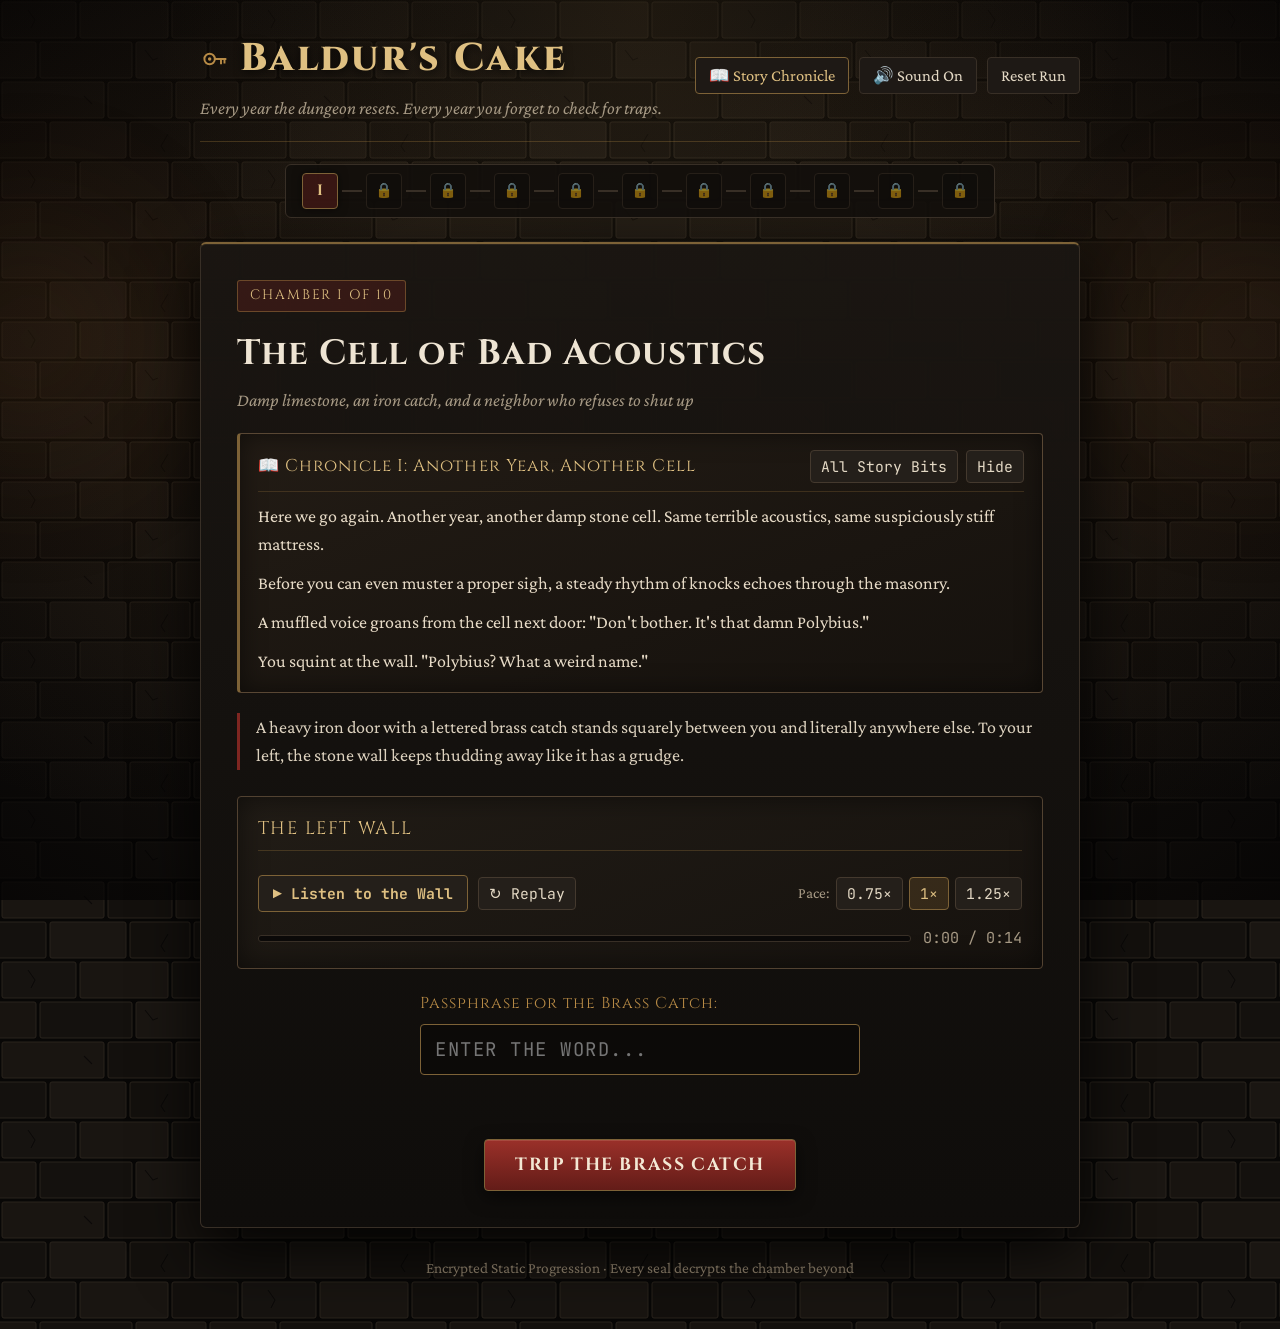
<file: index.html>
<!DOCTYPE html>
<html lang="en">
<head>
  <meta charset="UTF-8" />
  <meta name="viewport" content="width=device-width, initial-scale=1.0" />
  <title>Baldur's Cake — Interactive Dungeon Puzzle</title>
  <link rel="preconnect" href="https://fonts.googleapis.com" />
  <link rel="preconnect" href="https://fonts.gstatic.com" crossorigin />
  <link
    href="https://fonts.googleapis.com/css2?family=Cinzel:wght@500;700;800&family=Crimson+Pro:ital,wght@0,400;0,600;1,400&family=JetBrains+Mono:wght@500;700&display=swap"
    rel="stylesheet"
  />
  <link rel="stylesheet" href="css/style.css" />
</head>
<body>
  <div class="torch-glow torch-left" aria-hidden="true"></div>
  <div class="torch-glow torch-right" aria-hidden="true"></div>

  <div class="dungeon-shell">
    <header class="dungeon-header">
      <div class="brand-block">
        <div class="crest-row">
          <svg class="crest-svg" viewBox="0 0 32 32" aria-hidden="true">
            <circle cx="11" cy="16" r="6" fill="none" stroke="currentColor" stroke-width="2.2" />
            <circle cx="11" cy="16" r="2" fill="currentColor" />
            <path d="M17 16 H29 M24 16 V21 M28 16 V20" fill="none" stroke="currentColor" stroke-width="2.2" stroke-linecap="square" />
          </svg>
          <h1 id="dungeon-title">Baldur's Cake</h1>
        </div>
        <p id="dungeon-subtitle" class="dungeon-subtitle">
          Every year the dungeon resets. Every year you forget to check for traps.
        </p>
      </div>

      <div class="header-controls">
        <button id="btn-chronicle" type="button" class="utility-btn chronicle-btn" aria-expanded="false">
          📖 Story Chronicle
        </button>
        <button id="btn-audio" type="button" class="utility-btn" aria-pressed="true">
          🔊 Sound On
        </button>
        <button id="btn-reset" type="button" class="utility-btn danger-btn">
          Reset Run
        </button>
      </div>
    </header>

    <nav class="trail-bar" aria-label="Dungeon Chambers">
      <div id="chamber-trail" class="chamber-trail"></div>
    </nav>

    <div id="crypto-warning" class="crypto-warning" hidden>
      <strong>Secure Context Required:</strong> Web Crypto API is unavailable on this URL.
      Open this page via <code>https://</code> (GitHub Pages) or <code>http://localhost</code>.
    </div>

    <main id="chamber-stage" class="chamber-stage" aria-live="polite">
      <div class="chamber-card">
        <p class="loading-text">Lighting the torches...</p>
      </div>
    </main>

    <footer class="dungeon-footer">
      <span>Encrypted Static Progression · Every seal decrypts the chamber beyond</span>
    </footer>
  </div>

  <div id="chronicle-backdrop" class="chronicle-backdrop" hidden>
    <aside class="chronicle-drawer" role="dialog" aria-modal="true" aria-labelledby="chronicle-heading">
      <div class="chronicle-header">
        <div>
          <h2 id="chronicle-heading">📖 The Dungeon Chronicle</h2>
          <p class="chronicle-sub">Unlocked story fragments — inspect carefully for hidden clues.</p>
        </div>
        <button id="btn-close-chronicle" type="button" class="utility-btn" aria-label="Close Story Chronicle">
          ✕ Close
        </button>
      </div>
      <div id="chronicle-entries" class="chronicle-entries"></div>
    </aside>
  </div>

  <script src="data/rooms.js"></script>
  <script src="js/crypto.js"></script>
  <script src="js/audio.js"></script>
  <script src="js/puzzles.js"></script>
  <script src="js/game.js"></script>
</body>
</html>
</file>
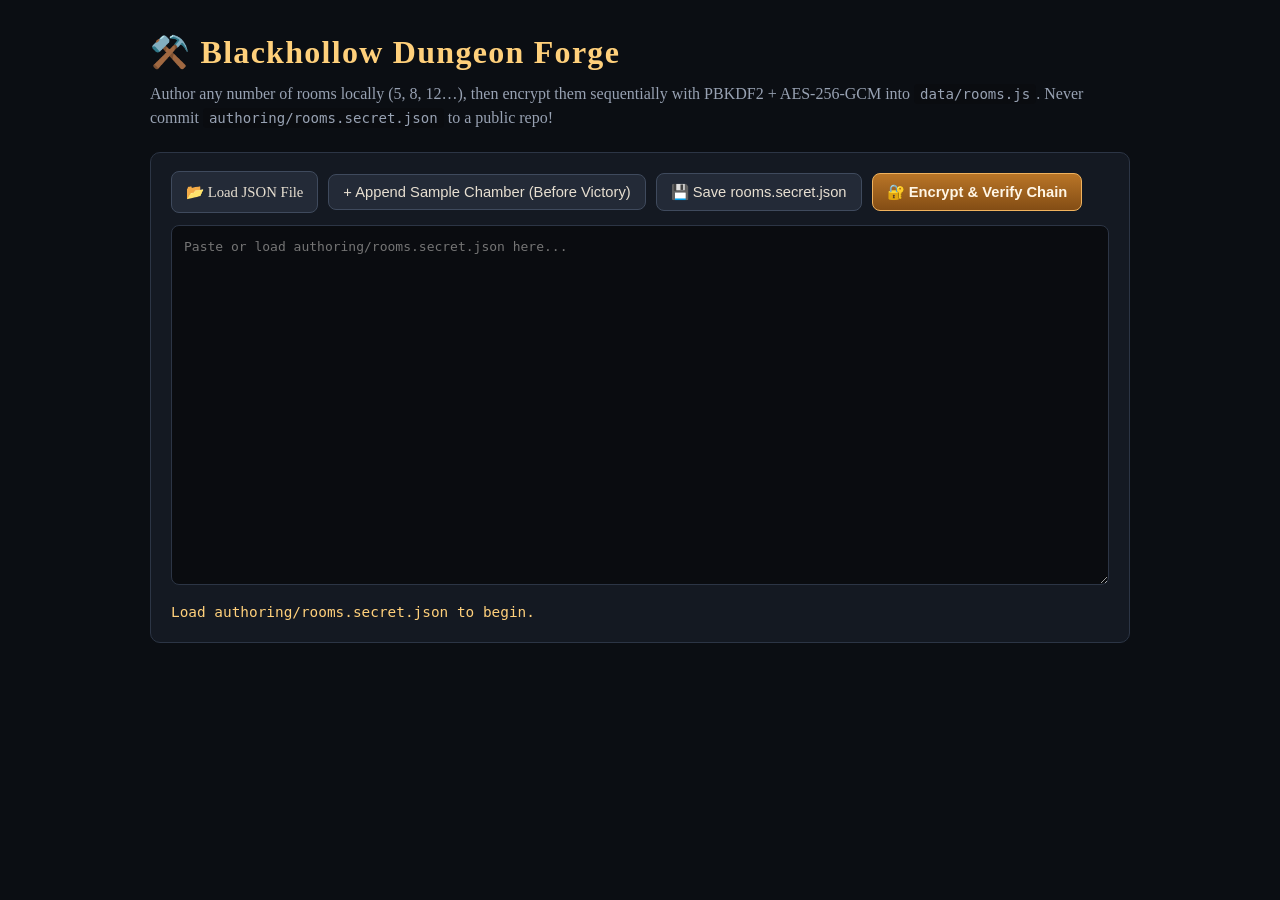
<file: tools/forge.html>
<!DOCTYPE html>
<html lang="en">
<head>
  <meta charset="UTF-8" />
  <meta name="viewport" content="width=device-width, initial-scale=1.0" />
  <title>Dungeon Forge — Encrypt Rooms for GitHub Pages</title>
  <style>
    :root {
      --bg: #0b0e13;
      --panel: #141922;
      --border: #2c3545;
      --text: #e7dfd1;
      --muted: #98a2b3;
      --amber: #e89b3c;
      --ok: #5bc489;
      --err: #d95d5d;
    }
    * { box-sizing: border-box; }
    body {
      margin: 0;
      padding: 28px 20px 60px;
      background: var(--bg);
      color: var(--text);
      font-family: Georgia, serif;
      line-height: 1.5;
    }
    .wrap {
      max-width: 980px;
      margin: 0 auto;
    }
    h1 {
      margin: 0 0 6px;
      color: #ffd07b;
      letter-spacing: 0.04em;
    }
    p.lead {
      margin: 0 0 22px;
      color: var(--muted);
    }
    .card {
      background: var(--panel);
      border: 1px solid var(--border);
      border-radius: 10px;
      padding: 18px 20px;
      margin-bottom: 18px;
    }
    .toolbar {
      display: flex;
      flex-wrap: wrap;
      gap: 10px;
      align-items: center;
      margin-bottom: 12px;
    }
    button, .file-label {
      background: #232a37;
      color: var(--text);
      border: 1px solid #3f4a5d;
      border-radius: 8px;
      padding: 9px 14px;
      font-size: 0.92rem;
      cursor: pointer;
    }
    button:hover, .file-label:hover {
      border-color: var(--amber);
    }
    button.primary {
      background: linear-gradient(180deg, #b97527, #834d15);
      border-color: #f0b25d;
      color: #fff6e6;
      font-weight: 700;
    }
    input[type="file"] { display: none; }
    textarea {
      width: 100%;
      min-height: 360px;
      background: #0a0c10;
      color: #d7e4f5;
      border: 1px solid var(--border);
      border-radius: 8px;
      padding: 12px;
      font-family: Consolas, monospace;
      font-size: 13px;
      line-height: 1.45;
      resize: vertical;
    }
    .status {
      margin-top: 10px;
      font-family: Consolas, monospace;
      font-size: 0.9rem;
    }
    .status.ok { color: var(--ok); }
    .status.err { color: var(--err); }
    .status.info { color: #ffd07b; }
    code {
      background: #0a0c10;
      padding: 2px 6px;
      border-radius: 4px;
      font-family: Consolas, monospace;
      font-size: 0.88em;
    }
  </style>
</head>
<body>
  <div class="wrap">
    <h1>⚒️ Blackhollow Dungeon Forge</h1>
    <p class="lead">
      Author any number of rooms locally (5, 8, 12…), then encrypt them sequentially with PBKDF2 + AES-256-GCM
      into <code>data/rooms.js</code>. Never commit <code>authoring/rooms.secret.json</code> to a public repo!
    </p>

    <div class="card">
      <div class="toolbar">
        <label class="file-label">
          📂 Load JSON File
          <input id="file-input" type="file" accept=".json" />
        </label>
        <button id="btn-add-room" type="button">+ Append Sample Chamber (Before Victory)</button>
        <button id="btn-download-secret" type="button">💾 Save rooms.secret.json</button>
        <button id="btn-encrypt" type="button" class="primary">🔐 Encrypt &amp; Verify Chain</button>
      </div>
      <textarea id="json-editor" spellcheck="false" placeholder="Paste or load authoring/rooms.secret.json here..."></textarea>
      <div id="forge-status" class="status info">Load authoring/rooms.secret.json to begin.</div>
    </div>

    <div class="card" id="output-card" hidden>
      <div class="toolbar">
        <strong>Generated <code>data/rooms.js</code></strong>
        <button id="btn-download-js" type="button" class="primary">⬇️ Download data/rooms.js</button>
        <button id="btn-copy-js" type="button">📋 Copy Output</button>
      </div>
      <textarea id="js-output" readonly spellcheck="false"></textarea>
    </div>
  </div>

  <script src="../js/crypto.js"></script>
  <script>
    (function () {
      'use strict';

      const fileInput = document.getElementById('file-input');
      const editor = document.getElementById('json-editor');
      const statusEl = document.getElementById('forge-status');
      const outputCard = document.getElementById('output-card');
      const jsOutput = document.getElementById('js-output');

      const btnAddRoom = document.getElementById('btn-add-room');
      const btnDownloadSecret = document.getElementById('btn-download-secret');
      const btnEncrypt = document.getElementById('btn-encrypt');
      const btnDownloadJs = document.getElementById('btn-download-js');
      const btnCopyJs = document.getElementById('btn-copy-js');

      function setStatus(msg, cls) {
        statusEl.textContent = msg;
        statusEl.className = 'status ' + (cls || 'info');
      }

      function toRoman(num) {
        const map = [
          [1000, 'M'], [900, 'CM'], [500, 'D'], [400, 'CD'],
          [100, 'C'], [90, 'XC'], [50, 'L'], [40, 'XL'],
          [10, 'X'], [9, 'IX'], [5, 'V'], [4, 'IV'], [1, 'I']
        ];
        let res = '';
        let n = num;
        for (const [val, sym] of map) {
          while (n >= val) { res += sym; n -= val; }
        }
        return res;
      }

      fileInput.addEventListener('change', async (e) => {
        const file = e.target.files && e.target.files[0];
        if (!file) return;
        const text = await file.text();
        editor.value = text;
        setStatus(`Loaded ${file.name}. Ready to edit or encrypt.`, 'ok');
      });

      btnAddRoom.addEventListener('click', () => {
        try {
          const data = JSON.parse(editor.value);
          if (!Array.isArray(data.rooms)) throw new Error('rooms must be an array');
          const victoryIdx = data.rooms.findIndex((r) => r.isVictory);
          const insertIdx = victoryIdx >= 0 ? victoryIdx : data.rooms.length;
          const num = insertIdx + 1;
          const sample = {
            id: `chamber-${num}`,
            roman: toRoman(num),
            title: `Chamber ${toRoman(num)}: The Hidden Mechanism`,
            subtitle: 'A newly forged vault',
            lore: ['Describe the atmosphere and clues discovered in this chamber.'],
            actionLabel: 'Test the Seal',
            failMessage: 'The ancient lock does not budge.',
            puzzle: {
              type: 'text-seal',
              inscriptionTitle: 'Carved Inscription',
              inscription: 'Replace this riddle with your own puzzle clues.',
              prompt: 'Enter the Passphrase:',
              inputPlaceholder: 'Answer...'
            },
            hints: ['First hint.', 'Second hint.'],
            solution: 'OPEN'
          };
          data.rooms.splice(insertIdx, 0, sample);
          editor.value = JSON.stringify(data, null, 2);
          setStatus(`Inserted Chamber ${toRoman(num)} before Victory.`, 'ok');
        } catch (err) {
          setStatus('Invalid JSON in editor: ' + err.message, 'err');
        }
      });

      function triggerDownload(filename, content, mime) {
        const blob = new Blob([content], { type: mime });
        const url = URL.createObjectURL(blob);
        const a = document.createElement('a');
        a.href = url;
        a.download = filename;
        document.body.appendChild(a);
        a.click();
        a.remove();
        URL.revokeObjectURL(url);
      }

      btnDownloadSecret.addEventListener('click', () => {
        triggerDownload('rooms.secret.json', editor.value, 'application/json');
      });

      btnEncrypt.addEventListener('click', async () => {
        try {
          const source = JSON.parse(editor.value);
          if (!source || !Array.isArray(source.rooms) || source.rooms.length < 2) {
            throw new Error('Provide at least 1 puzzle chamber and 1 victory chamber.');
          }

          setStatus('Deriving keys and encrypting chambers...', 'info');
          const outRooms = [];

          // Room 0 is public entry (strip solution!)
          const firstCopy = JSON.parse(JSON.stringify(source.rooms[0]));
          const firstSolution = firstCopy.solution;
          if (!firstSolution) throw new Error('Room 1 is missing a "solution" field.');
          delete firstCopy.solution;
          outRooms.push(firstCopy);

          let prevSolution = firstSolution;
          for (let i = 1; i < source.rooms.length; i++) {
            const roomCopy = JSON.parse(JSON.stringify(source.rooms[i]));
            const nextSolution = roomCopy.solution;
            const isLast = i === source.rooms.length - 1;
            if (!isLast && !nextSolution) {
              throw new Error(`Room ${i + 1} (${roomCopy.id}) is missing a "solution" field.`);
            }
            delete roomCopy.solution;

            const encrypted = await window.DungeonCrypto.encryptPayload(roomCopy, prevSolution);
            // Round-trip sanity check
            const verified = await window.DungeonCrypto.decryptPayload(encrypted, prevSolution);
            if (!verified || verified.id !== roomCopy.id) {
              throw new Error(`Verification failed for room ${i + 1}`);
            }

            outRooms.push({
              id: roomCopy.id,
              roman: roomCopy.roman || String(i + 1),
              salt: encrypted.salt,
              iv: encrypted.iv,
              ciphertext: encrypted.ciphertext,
            });

            prevSolution = nextSolution;
          }

          const bundle = {
            meta: source.meta || { title: 'Blackhollow Keep', subtitle: '' },
            rooms: outRooms,
          };

          const jsString =
            '// Auto-generated by tools/forge.html — Encrypted with PBKDF2-SHA256 + AES-256-GCM\n' +
            'window.DUNGEON_ROOMS = ' +
            JSON.stringify(bundle, null, 2) +
            ';\n';

          jsOutput.value = jsString;
          outputCard.hidden = false;
          setStatus(
            `Success! Encrypted ${outRooms.length - 1} locked stages and verified every decryption key.`,
            'ok'
          );
        } catch (err) {
          setStatus('Encryption failed: ' + err.message, 'err');
        }
      });

      btnDownloadJs.addEventListener('click', () => {
        triggerDownload('rooms.js', jsOutput.value, 'application/javascript');
      });

      btnCopyJs.addEventListener('click', async () => {
        try {
          await navigator.clipboard.writeText(jsOutput.value);
          setStatus('Copied data/rooms.js content to clipboard.', 'ok');
        } catch (_e) {
          jsOutput.select();
          document.execCommand('copy');
          setStatus('Copied data/rooms.js content to clipboard.', 'ok');
        }
      });
    })();
  </script>
</body>
</html>
</file>
<file: css/style.css>
/* ==========================================================================
   Blackhollow Keep — Atmospheric Dungeon Stylesheet
   ========================================================================== */

:root {
  --bg-abyss: #090807;
  --bg-stone: #15120f;
  --bg-stone-raised: #1e1915;
  --bg-stone-deep: #0f0d0b;
  --border-stone: #382f26;
  --border-brass: #7d6237;

  --text-main: #e3d8c4;
  --text-primary: #e3d8c4;
  --text-muted: #a69984;
  --text-dim: #736857;

  --torch-amber: #b88b46;
  --torch-bright: #dfc082;
  --dnd-crimson: #7f2621;
  --dnd-crimson-hi: #9a3029;
  --rune-cyan: #a8b5a6;
  --rune-glow: rgba(184, 139, 70, 0.25);
  --emerald-ok: #648f6b;
  --crimson-err: #b84a42;

  --parchment-bg: linear-gradient(160deg, #211c16 0%, #16120e 100%);
  --parchment-border: #524231;

  --font-display: 'Cinzel', Georgia, 'Times New Roman', serif;
  --font-body: 'Crimson Pro', Georgia, Cambria, serif;
  --font-mono: 'JetBrains Mono', Consolas, monospace;

  --radius-card: 6px;
  --shadow-chamber: 0 24px 64px rgba(0, 0, 0, 0.82), inset 0 1px 0 rgba(223, 192, 130, 0.08);
}

*,
*::before,
*::after {
  box-sizing: border-box;
}

html,
body {
  margin: 0;
  padding: 0;
  min-height: 100%;
  background-color: var(--bg-abyss);
  color: var(--text-main);
  font-family: var(--font-body);
  font-size: 18px;
  line-height: 1.6;
  overflow-x: hidden;
}

body {
  background-color: #080706;
  background-image:
    radial-gradient(ellipse at 50% 0%, rgba(184, 139, 70, 0.1) 0%, transparent 54%),
    radial-gradient(circle at 12% 38%, rgba(168, 108, 44, 0.08) 0%, transparent 38%),
    radial-gradient(circle at 88% 38%, rgba(168, 108, 44, 0.08) 0%, transparent 38%),
    radial-gradient(ellipse at 50% 50%, transparent 42%, rgba(4, 3, 3, 0.8) 100%),
    url("data:image/svg+xml,%3Csvg xmlns='http://www.w3.org/2000/svg' width='240' height='160' viewBox='0 0 240 160'%3E%3Crect width='240' height='160' fill='%23080706'/%3E%3Cg stroke='%2328221b' stroke-width='1'%3E%3Crect x='2' y='2' width='74' height='36' rx='2' fill='%23161310'/%3E%3Crect x='80' y='2' width='88' height='36' rx='2' fill='%23191511'/%3E%3Crect x='172' y='2' width='66' height='36' rx='2' fill='%2313100d'/%3E%3Crect x='-30' y='42' width='66' height='36' rx='2' fill='%23181410'/%3E%3Crect x='40' y='42' width='92' height='36' rx='2' fill='%2314110e'/%3E%3Crect x='136' y='42' width='70' height='36' rx='2' fill='%231a1612'/%3E%3Crect x='210' y='42' width='66' height='36' rx='2' fill='%23181410'/%3E%3Crect x='2' y='82' width='102' height='36' rx='2' fill='%23191511'/%3E%3Crect x='108' y='82' width='64' height='36' rx='2' fill='%2313100d'/%3E%3Crect x='176' y='82' width='62' height='36' rx='2' fill='%2317130f'/%3E%3Crect x='-46' y='122' width='92' height='36' rx='2' fill='%2314110e'/%3E%3Crect x='50' y='122' width='76' height='36' rx='2' fill='%231a1612'/%3E%3Crect x='130' y='122' width='60' height='36' rx='2' fill='%2313100d'/%3E%3Crect x='194' y='122' width='92' height='36' rx='2' fill='%2314110e'/%3E%3C/g%3E%3Cg stroke='%23050403' stroke-width='1.2' fill='none' opacity='0.7'%3E%3Cpath d='M28 10 L35 20 L31 28'/%3E%3Cpath d='M145 50 L153 60 L158 58'/%3E%3Cpath d='M84 96 L92 104'/%3E%3Cpath d='M168 134 L161 146 L165 152'/%3E%3C/g%3E%3C/svg%3E");
  background-size: auto, auto, auto, auto, 240px 160px;
  background-attachment: fixed, fixed, fixed, fixed, scroll;
}

/* Ambient Torchlight */
.torch-glow {
  position: fixed;
  top: 12%;
  width: 340px;
  height: 460px;
  pointer-events: none;
  z-index: 0;
  filter: blur(48px);
  opacity: 0.34;
  animation: torchFlicker 6.4s ease-in-out infinite alternate;
}

.torch-left {
  left: -140px;
  background: radial-gradient(circle, rgba(184, 124, 48, 0.28), rgba(122, 46, 22, 0.1) 55%, transparent 75%);
}

.torch-right {
  right: -140px;
  background: radial-gradient(circle, rgba(184, 124, 48, 0.28), rgba(122, 46, 22, 0.1) 55%, transparent 75%);
  animation-delay: -2.8s;
}

@keyframes torchFlicker {
  0% { transform: scale(1) translateY(0); opacity: 0.42; }
  35% { transform: scale(1.06) translateY(-6px); opacity: 0.56; }
  70% { transform: scale(0.97) translateY(3px); opacity: 0.39; }
  100% { transform: scale(1.04) translateY(-3px); opacity: 0.52; }
}

/* Main Shell */
.dungeon-shell {
  position: relative;
  z-index: 1;
  max-width: 920px;
  margin: 0 auto;
  padding: 28px 20px 48px;
}

/* Header */
.dungeon-header {
  display: flex;
  flex-wrap: wrap;
  justify-content: space-between;
  align-items: center;
  gap: 16px;
  padding-bottom: 18px;
  border-bottom: 1px solid rgba(184, 139, 70, 0.28);
}

.crest-row {
  display: flex;
  align-items: center;
  gap: 12px;
}

.crest-svg {
  width: 28px;
  height: 28px;
  color: var(--torch-amber);
  flex-shrink: 0;
}

.dungeon-header h1 {
  margin: 0;
  font-family: var(--font-display);
  font-size: clamp(1.5rem, 3.5vw, 2.15rem);
  font-weight: 800;
  letter-spacing: 0.06em;
  color: var(--torch-bright);
  text-shadow: 0 2px 10px rgba(0, 0, 0, 0.75);
}

.dungeon-subtitle {
  margin: 4px 0 0;
  color: var(--text-muted);
  font-size: 1rem;
  font-style: italic;
}

.header-controls {
  display: flex;
  gap: 10px;
  align-items: center;
}

.utility-btn {
  background: var(--bg-stone-raised);
  color: var(--text-main);
  border: 1px solid var(--border-stone);
  border-radius: 4px;
  padding: 8px 13px;
  font-family: var(--font-body);
  font-size: 0.92rem;
  cursor: pointer;
  transition: border-color 0.2s, background 0.2s, transform 0.1s;
}

.utility-btn:hover {
  border-color: var(--border-brass);
  background: #27211b;
}

.utility-btn:active {
  transform: translateY(1px);
}

.danger-btn:hover,
.danger-btn.is-confirming {
  border-color: var(--crimson-err);
  color: #f4d3cf;
  background: rgba(127, 38, 33, 0.28);
}

/* Chamber Progression Trail */
.trail-bar {
  margin: 22px 0 24px;
  display: flex;
  justify-content: center;
}

.chamber-trail {
  display: flex;
  align-items: center;
  flex-wrap: wrap;
  justify-content: center;
  gap: 4px;
  background: rgba(18, 15, 12, 0.9);
  border: 1px solid var(--border-stone);
  border-radius: 6px;
  padding: 8px 16px;
}

.trail-node {
  width: 36px;
  height: 36px;
  border-radius: 4px;
  border: 1px solid var(--border-stone);
  background: var(--bg-stone-deep);
  color: var(--text-dim);
  font-family: var(--font-display);
  font-size: 0.84rem;
  font-weight: 700;
  display: inline-flex;
  align-items: center;
  justify-content: center;
  cursor: pointer;
  transition: all 0.25s ease;
}

.trail-node.is-solved {
  border-color: rgba(100, 143, 107, 0.55);
  color: var(--emerald-ok);
  background: rgba(100, 143, 107, 0.12);
}

.trail-node.is-active {
  border-color: var(--border-brass);
  color: var(--torch-bright);
  background: rgba(127, 38, 33, 0.35);
  box-shadow: 0 0 10px rgba(0, 0, 0, 0.5);
}

.trail-node.is-locked {
  cursor: not-allowed;
  opacity: 0.52;
  font-size: 0.8rem;
}

.trail-node.is-exit.is-active {
  border-color: var(--torch-amber);
  color: var(--torch-bright);
  box-shadow: 0 0 12px rgba(184, 139, 70, 0.22);
}

.trail-connector {
  width: 20px;
  height: 2px;
  background: var(--border-stone);
  transition: background 0.3s;
}

.trail-connector.is-lit {
  background: linear-gradient(90deg, var(--emerald-ok), var(--torch-amber));
}

.crypto-warning {
  background: rgba(127, 38, 33, 0.22);
  border: 1px solid var(--crimson-err);
  color: #f4d3cf;
  padding: 12px 16px;
  border-radius: 4px;
  margin-bottom: 18px;
}

/* Chamber Card */
.chamber-card {
  background: linear-gradient(180deg, rgba(26, 22, 18, 0.97) 0%, rgba(15, 13, 11, 0.99) 100%);
  border: 1px solid var(--border-stone);
  border-top: 2px solid var(--border-brass);
  border-radius: var(--radius-card);
  padding: clamp(20px, 4vw, 36px);
  box-shadow: var(--shadow-chamber);
}

.chamber-top-row {
  display: flex;
  justify-content: space-between;
  align-items: center;
  gap: 10px;
  flex-wrap: wrap;
}

.chamber-badge {
  display: inline-block;
  font-family: var(--font-display);
  font-size: 0.76rem;
  letter-spacing: 0.14em;
  text-transform: uppercase;
  color: var(--torch-bright);
  background: rgba(127, 38, 33, 0.28);
  border: 1px solid rgba(184, 139, 70, 0.42);
  padding: 4px 12px;
  border-radius: 3px;
}

.solved-pill {
  font-family: var(--font-mono);
  font-size: 0.78rem;
  color: var(--emerald-ok);
  background: rgba(100, 143, 107, 0.14);
  border: 1px solid rgba(100, 143, 107, 0.42);
  padding: 4px 10px;
  border-radius: 3px;
}

.chamber-title {
  margin: 14px 0 4px;
  font-family: var(--font-display);
  font-size: clamp(1.4rem, 3vw, 1.95rem);
  color: #eee4d3;
  letter-spacing: 0.03em;
}

.chamber-subtitle {
  margin: 0 0 18px;
  color: var(--text-muted);
  font-style: italic;
}

.chamber-lore {
  border-left: 3px solid var(--dnd-crimson);
  padding-left: 16px;
  margin: 16px 0 26px;
  color: #dcd1be;
}

.chamber-lore p {
  margin: 0 0 10px;
}

.chamber-lore p:last-child {
  margin-bottom: 0;
}

.puzzle-mount {
  margin: 20px 0 24px;
}

/* Shared Parchment / Plaque Cards */
.parchment-card {
  background: var(--parchment-bg);
  border: 1px solid var(--parchment-border);
  border-radius: 4px;
  padding: 18px 20px;
  margin-bottom: 22px;
  box-shadow: inset 0 0 28px rgba(0, 0, 0, 0.52);
}

.brass-plaque {
  border-color: var(--border-brass);
  background: linear-gradient(155deg, #211c15 0%, #16130f 100%);
}

.parchment-title {
  font-family: var(--font-display);
  font-size: 1rem;
  letter-spacing: 0.08em;
  text-transform: uppercase;
  color: var(--torch-bright);
  margin-bottom: 10px;
  border-bottom: 1px solid rgba(184, 139, 70, 0.25);
  padding-bottom: 6px;
}

.rules-list {
  margin: 0;
  padding-left: 20px;
}

.rules-list li {
  margin-bottom: 7px;
  color: #e3d8c4;
}

.rules-list li:last-child {
  margin-bottom: 0;
}

/* --------------------------------------------------------------------------
   1. RIDDLE LOCK (Stone Plaques + Iron Tumblers)
   -------------------------------------------------------------------------- */
.plaques-grid {
  display: grid;
  grid-template-columns: repeat(auto-fit, minmax(220px, 1fr));
  gap: 14px;
  margin-bottom: 24px;
}

.stone-plaque {
  background: linear-gradient(160deg, #1d1915 0%, #13100d 100%);
  border: 1px solid var(--border-stone);
  border-radius: 4px;
  padding: 14px 16px;
  box-shadow: inset 0 1px 0 rgba(223, 192, 130, 0.04);
}

.plaque-header {
  display: flex;
  align-items: center;
  gap: 8px;
  margin-bottom: 6px;
}

.plaque-roman {
  font-family: var(--font-display);
  font-size: 0.78rem;
  font-weight: 700;
  color: var(--torch-amber);
  border: 1px solid rgba(184, 139, 70, 0.45);
  border-radius: 3px;
  padding: 1px 6px;
}

.plaque-title {
  font-family: var(--font-display);
  font-size: 0.92rem;
  color: var(--torch-bright);
}

.plaque-text {
  margin: 0;
  font-size: 0.98rem;
  color: #d6cbb8;
}

.padlock-frame {
  background: linear-gradient(180deg, #191512, #100d0b);
  border: 2px solid #44392e;
  border-radius: 6px;
  padding: 18px 20px 22px;
  text-align: center;
}

.mechanism-label {
  font-family: var(--font-display);
  font-size: 0.82rem;
  letter-spacing: 0.18em;
  color: var(--text-muted);
  margin-bottom: 14px;
}

.tumblers-row {
  display: flex;
  justify-content: center;
  gap: 16px;
  flex-wrap: wrap;
}

.tumbler-col {
  display: flex;
  flex-direction: column;
  align-items: center;
  gap: 6px;
}

.tumbler-index {
  font-family: var(--font-display);
  font-size: 0.78rem;
  color: var(--torch-amber);
}

.tumbler-btn {
  width: 60px;
  height: 30px;
  background: #251f1a;
  color: var(--text-main);
  border: 1px solid #473c30;
  border-radius: 4px;
  cursor: pointer;
  font-size: 0.85rem;
  transition: background 0.15s, border-color 0.15s;
}

.tumbler-btn:hover {
  background: #302821;
  border-color: var(--border-brass);
}

.tumbler-window {
  width: 60px;
  height: 68px;
  background: linear-gradient(180deg, #0b0908 0%, #1e1915 50%, #0b0908 100%);
  border: 2px solid var(--border-brass);
  border-radius: 4px;
  display: flex;
  align-items: center;
  justify-content: center;
  font-family: var(--font-mono);
  font-size: 2rem;
  font-weight: 700;
  color: var(--torch-bright);
  box-shadow: inset 0 4px 12px rgba(0, 0, 0, 0.85);
}

.tumbler-window.tick {
  animation: tumblerTick 0.18s ease-out;
}

@keyframes tumblerTick {
  0% { transform: scale(0.92); color: #fff; }
  100% { transform: scale(1); }
}

/* --------------------------------------------------------------------------
   2. RUNE DIALS
   -------------------------------------------------------------------------- */
.plinths-grid {
  display: grid;
  grid-template-columns: repeat(auto-fit, minmax(155px, 1fr));
  gap: 14px;
}

.rune-plinth {
  background: linear-gradient(180deg, #1d1915 0%, #110e0c 100%);
  border: 1px solid #3c3228;
  border-radius: 6px;
  padding: 14px 12px;
  display: flex;
  flex-direction: column;
  align-items: center;
  gap: 10px;
}

.plinth-roman {
  font-family: var(--font-display);
  font-size: 0.82rem;
  letter-spacing: 0.1em;
  color: var(--text-muted);
  text-transform: uppercase;
}

.rune-glyph-box {
  width: 96px;
  height: 96px;
  border-radius: 50%;
  background: radial-gradient(circle, rgba(184, 139, 70, 0.1) 0%, #0b0908 74%);
  border: 2px solid rgba(184, 139, 70, 0.45);
  color: var(--torch-bright);
  display: flex;
  align-items: center;
  justify-content: center;
  cursor: pointer;
  transition: transform 0.15s, box-shadow 0.2s, border-color 0.2s;
  box-shadow: inset 0 0 14px rgba(0, 0, 0, 0.75);
}

.rune-glyph-box:hover {
  border-color: var(--dnd-crimson-hi);
  box-shadow: 0 0 14px rgba(127, 38, 33, 0.35);
  transform: scale(1.03);
}

.rune-svg {
  width: 54px;
  height: 54px;
  filter: drop-shadow(0 1px 4px rgba(0, 0, 0, 0.85));
}

.plinth-controls {
  display: flex;
  align-items: center;
  justify-content: space-between;
  width: 100%;
  gap: 6px;
}

.rune-name {
  font-family: var(--font-display);
  font-size: 0.88rem;
  font-weight: 700;
  color: var(--torch-bright);
  text-align: center;
}

.mini-stone-btn {
  background: #241f1a;
  color: var(--text-main);
  border: 1px solid #44392e;
  border-radius: 4px;
  padding: 6px 10px;
  font-family: var(--font-mono);
  font-size: 0.82rem;
  cursor: pointer;
  transition: border-color 0.15s, background 0.15s;
}

.mini-stone-btn:hover {
  border-color: var(--border-brass);
  background: #2f2821;
}

/* --------------------------------------------------------------------------
   3. LEVER GATE
   -------------------------------------------------------------------------- */
.lever-rack {
  display: grid;
  grid-template-columns: repeat(auto-fit, minmax(84px, 1fr));
  gap: 10px;
  background: #100d0b;
  border: 1px solid var(--border-stone);
  border-radius: 6px;
  padding: 18px 14px;
}

.mimic-plaque {
  border-color: var(--dnd-crimson-hi);
  border-left: 3px solid var(--dnd-crimson-hi);
  background: linear-gradient(155deg, #241916 0%, #15100e 100%);
}

.gargoyle-plaque {
  border-color: #4b4339;
  border-left: 3px solid var(--border-brass);
  background: linear-gradient(160deg, #1b1815 0%, #100e0c 100%);
}

.laws-list {
  display: flex;
  flex-direction: column;
  gap: 10px;
}

.law-item {
  display: flex;
  align-items: baseline;
  gap: 10px;
  color: #e3d8c4;
}

.law-badge {
  flex-shrink: 0;
  font-family: var(--font-display);
  font-size: 0.74rem;
  font-weight: 700;
  letter-spacing: 0.06em;
  text-transform: uppercase;
  color: var(--torch-bright);
  background: rgba(127, 38, 33, 0.28);
  border: 1px solid rgba(184, 139, 70, 0.45);
  border-radius: 3px;
  padding: 2px 7px;
  min-width: 64px;
  text-align: center;
}

.law-text {
  line-height: 1.5;
}

.lever-unit {
  background: linear-gradient(180deg, #1d1915, #13100d);
  border: 1px solid #3c3228;
  border-radius: 4px;
  padding: 14px 6px;
  display: flex;
  flex-direction: column;
  align-items: center;
  gap: 12px;
  cursor: pointer;
  color: var(--text-main);
  transition: border-color 0.2s;
}

.lever-unit:hover {
  border-color: var(--border-brass);
}

.lever-label {
  font-family: var(--font-display);
  font-size: 0.8rem;
  letter-spacing: 0.04em;
  white-space: nowrap;
}

.lever-track {
  width: 24px;
  height: 92px;
  background: #080706;
  border: 2px solid #3c3228;
  border-radius: 999px;
  position: relative;
  display: flex;
  justify-content: center;
}

.lever-arm {
  position: absolute;
  top: 8px;
  width: 10px;
  height: 36px;
  background: linear-gradient(90deg, #5d554c, #998d7f, #4c453e);
  border-radius: 4px;
  transition: top 0.22s cubic-bezier(0.34, 1.56, 0.64, 1);
}

.lever-unit.is-down .lever-arm {
  top: 46px;
}

.lever-handle {
  position: absolute;
  left: -9px;
  top: 50%;
  transform: translateY(-50%);
  width: 28px;
  height: 16px;
  border-radius: 6px;
  background: linear-gradient(180deg, #9a743b, #61461f);
  border: 1px solid #d4a65a;
  box-shadow: 0 3px 8px rgba(0, 0, 0, 0.6);
}

.lever-state {
  font-family: var(--font-mono);
  font-size: 0.8rem;
  font-weight: 700;
  letter-spacing: 0.08em;
  color: var(--text-muted);
}

/* --------------------------------------------------------------------------
   4. CIPHER WHEEL
   -------------------------------------------------------------------------- */
.scroll-riddle {
  margin: 0 0 12px;
  font-style: italic;
  color: #e6dcc8;
}

.cipher-text-box {
  display: flex;
  flex-wrap: wrap;
  align-items: center;
  gap: 10px;
  background: rgba(10, 12, 16, 0.65);
  border: 1px dashed var(--border-brass);
  border-radius: 8px;
  padding: 10px 14px;
}

.cipher-caption {
  font-family: var(--font-display);
  font-size: 0.78rem;
  letter-spacing: 0.12em;
  color: var(--text-muted);
}

.cipher-code {
  font-family: var(--font-mono);
  font-size: 1.25rem;
  font-weight: 700;
  letter-spacing: 0.16em;
  color: var(--torch-bright);
}

.cipher-workspace {
  display: grid;
  grid-template-columns: minmax(250px, 310px) 1fr;
  gap: 24px;
  align-items: center;
}

@media (max-width: 720px) {
  .cipher-workspace {
    grid-template-columns: 1fr;
  }
}

.cipher-wheel-wrap {
  display: flex;
  justify-content: center;
}

.cipher-svg {
  width: 100%;
  max-width: 300px;
  height: auto;
  filter: drop-shadow(0 10px 24px rgba(0, 0, 0, 0.65));
}

.wheel-ring-outer {
  fill: #1b1713;
  stroke: var(--border-brass);
  stroke-width: 4;
}

.wheel-ring-inner {
  fill: #14110e;
  stroke: rgba(184, 139, 70, 0.55);
  stroke-width: 2.5;
}

.wheel-core {
  fill: #0c0a08;
  stroke: #44392e;
  stroke-width: 2;
}

.wheel-letter-outer {
  fill: var(--torch-bright);
  font-family: var(--font-mono);
  font-size: 11px;
  font-weight: 700;
}

.wheel-letter-inner {
  fill: var(--rune-cyan);
  font-family: var(--font-mono);
  font-size: 10.5px;
  font-weight: 700;
}

.wheel-inner-group {
  transition: transform 0.3s cubic-bezier(0.22, 1, 0.36, 1);
}

.wheel-pointer {
  fill: var(--dnd-crimson-hi);
}

.wheel-center-shift {
  fill: var(--torch-bright);
  font-family: var(--font-display);
  font-size: 13px;
  font-weight: 700;
}

.wheel-center-map {
  fill: var(--rune-cyan);
  font-family: var(--font-mono);
  font-size: 12px;
}

.cipher-controls-panel {
  display: flex;
  flex-direction: column;
  gap: 16px;
}

.cipher-rotate-btns {
  display: flex;
  flex-wrap: wrap;
  gap: 8px;
}

.cipher-preview {
  background: #100d0b;
  border: 1px solid var(--border-stone);
  border-radius: 4px;
  padding: 12px 14px;
  display: flex;
  flex-direction: column;
  gap: 4px;
}

.cipher-preview-label {
  font-size: 0.85rem;
  color: var(--text-muted);
}

.cipher-preview-code {
  font-family: var(--font-mono);
  font-size: 1.15rem;
  letter-spacing: 0.16em;
  color: var(--torch-bright);
}

/* Shared Seal Text Input */
.seal-input-wrap {
  display: flex;
  flex-direction: column;
  gap: 8px;
}

.centered-seal {
  max-width: 440px;
  margin: 0 auto;
}

.seal-input-label {
  font-family: var(--font-display);
  font-size: 0.88rem;
  letter-spacing: 0.06em;
  color: var(--torch-amber);
}

.seal-text-input {
  width: 100%;
  background: #0c0a08;
  color: var(--torch-bright);
  border: 1px solid var(--border-brass);
  border-radius: 4px;
  padding: 12px 14px;
  font-family: var(--font-mono);
  font-size: 1.05rem;
  letter-spacing: 0.08em;
  text-transform: uppercase;
  outline: none;
  transition: border-color 0.2s, box-shadow 0.2s;
}

.seal-text-input:focus {
  border-color: var(--torch-bright);
  box-shadow: 0 0 0 2px rgba(184, 139, 70, 0.22);
}

/* --------------------------------------------------------------------------
   5. SIGIL GRID (4x4 Nonogram Mosaic)
   -------------------------------------------------------------------------- */
.sigil-grid-wrap {
  display: flex;
  justify-content: center;
  overflow-x: auto;
  padding: 4px 0;
}

.sigil-matrix {
  display: grid;
  gap: 8px;
  align-items: center;
}

.matrix-corner {
  text-align: center;
  color: var(--torch-amber);
  font-size: 1.1rem;
}

.matrix-col-hdr,
.matrix-row-hdr {
  display: flex;
  align-items: center;
  justify-content: center;
  gap: 6px;
  font-family: var(--font-mono);
}

.matrix-col-hdr {
  flex-direction: column;
  padding-bottom: 4px;
}

.matrix-row-hdr {
  padding-right: 8px;
}

.hdr-coord {
  font-size: 0.8rem;
  color: var(--text-muted);
}

.hdr-count {
  display: inline-flex;
  align-items: center;
  justify-content: center;
  width: 26px;
  height: 26px;
  border-radius: 4px;
  background: rgba(184, 139, 70, 0.14);
  border: 1px solid rgba(184, 139, 70, 0.42);
  color: var(--torch-bright);
  font-weight: 700;
  font-size: 0.9rem;
}

.sigil-tile {
  aspect-ratio: 1 / 1;
  min-width: 58px;
  background: linear-gradient(155deg, #1d1915 0%, #120f0d 100%);
  border: 2px solid #3b3228;
  border-radius: 4px;
  color: var(--text-dim);
  display: flex;
  flex-direction: column;
  align-items: center;
  justify-content: center;
  gap: 4px;
  cursor: pointer;
  transition: all 0.18s ease;
  position: relative;
}

.sigil-tile:hover {
  border-color: var(--border-brass);
}

.sigil-tile.is-lit {
  background: radial-gradient(circle, rgba(184, 139, 70, 0.22) 0%, #1d1711 85%);
  border-color: var(--torch-amber);
  color: var(--torch-bright);
  box-shadow: inset 0 0 12px rgba(184, 139, 70, 0.18);
}

.tile-coord {
  font-family: var(--font-mono);
  font-size: 0.86rem;
  font-weight: 700;
}

.tile-badge {
  font-family: var(--font-display);
  font-size: 0.62rem;
  letter-spacing: 0.08em;
  padding: 1px 5px;
  border-radius: 3px;
}

.badge-start {
  background: rgba(184, 139, 70, 0.22);
  color: var(--torch-bright);
  border: 1px solid rgba(184, 139, 70, 0.52);
}

.badge-exit {
  background: rgba(100, 143, 107, 0.22);
  color: var(--emerald-ok);
  border: 1px solid rgba(100, 143, 107, 0.52);
}

/* --------------------------------------------------------------------------
   Feedback, Primary Action, Journal & Victory
   -------------------------------------------------------------------------- */
.seal-feedback {
  min-height: 26px;
  margin-bottom: 14px;
  text-align: center;
  font-size: 1rem;
  font-weight: 600;
}

.seal-feedback.is-error {
  color: #dfa09b;
}

.seal-feedback.is-warn {
  color: var(--torch-bright);
}

.seal-feedback.is-success {
  color: var(--emerald-ok);
}

.seal-action-bar {
  display: flex;
  justify-content: center;
}

.primary-seal-btn {
  background: linear-gradient(180deg, var(--dnd-crimson-hi) 0%, #631c18 100%);
  color: #f3e8d4;
  border: 1px solid var(--border-brass);
  border-radius: 4px;
  padding: 13px 30px;
  font-family: var(--font-display);
  font-size: 0.98rem;
  font-weight: 700;
  letter-spacing: 0.09em;
  text-transform: uppercase;
  cursor: pointer;
  box-shadow: 0 6px 18px rgba(0, 0, 0, 0.55), inset 0 1px 0 rgba(255, 232, 195, 0.14);
  transition: transform 0.15s, box-shadow 0.2s, filter 0.2s;
}

.primary-seal-btn:hover:not(:disabled) {
  filter: brightness(1.1);
  box-shadow: 0 8px 22px rgba(0, 0, 0, 0.65);
  transform: translateY(-1px);
}

.primary-seal-btn:disabled {
  opacity: 0.65;
  cursor: wait;
}

/* Torn Explorer's Journal */
.journal-drawer {
  margin-top: 26px;
  padding-top: 18px;
  border-top: 1px dashed rgba(184, 139, 70, 0.24);
  display: flex;
  flex-direction: column;
  align-items: center;
}

.journal-toggle-btn {
  background: transparent;
  border: 1px solid var(--border-stone);
  color: var(--text-muted);
  border-radius: 4px;
  padding: 8px 14px;
  font-family: var(--font-body);
  font-size: 0.95rem;
  cursor: pointer;
  transition: color 0.2s, border-color 0.2s;
}

.journal-toggle-btn:hover {
  color: var(--torch-bright);
  border-color: var(--border-brass);
}

.journal-body {
  width: 100%;
  margin-top: 14px;
  background: rgba(14, 12, 10, 0.9);
  border: 1px solid var(--parchment-border);
  border-radius: 4px;
  padding: 14px 18px;
}

.journal-note {
  margin: 0 0 10px;
  color: #dfd5c2;
  font-size: 0.98rem;
}

.journal-more-btn {
  margin-top: 4px;
}

/* Victory Card */
.victory-card {
  border-top-color: var(--border-brass);
  text-align: center;
}

.victory-badge {
  color: var(--torch-bright);
  background: rgba(127, 38, 33, 0.25);
  border-color: rgba(184, 139, 70, 0.45);
}

.victory-card .chamber-lore {
  border-left: none;
  padding-left: 0;
  max-width: 660px;
  margin-left: auto;
  margin-right: auto;
}

.victory-stats {
  display: grid;
  grid-template-columns: repeat(auto-fit, minmax(150px, 1fr));
  gap: 14px;
  margin: 26px 0 28px;
}

.stat-box {
  background: #100d0b;
  border: 1px solid var(--border-stone);
  border-radius: 4px;
  padding: 16px 12px;
}

.stat-value {
  font-family: var(--font-mono);
  font-size: 1.45rem;
  font-weight: 700;
  color: var(--torch-bright);
}

.stat-label {
  font-size: 0.86rem;
  color: var(--text-muted);
  margin-top: 4px;
}

/* Footer */
.dungeon-footer {
  margin-top: 28px;
  text-align: center;
  font-size: 0.85rem;
  color: var(--text-dim);
}

/* Animations */
.fade-in {
  animation: fadeInUp 0.36s ease-out;
}

@keyframes fadeInUp {
  from {
    opacity: 0;
    transform: translateY(10px);
  }
  to {
    opacity: 1;
    transform: translateY(0);
  }
}

.shake {
  animation: chamberShake 0.36s ease-in-out;
}

@keyframes chamberShake {
  0%, 100% { transform: translateX(0); }
  20% { transform: translateX(-7px); }
  40% { transform: translateX(7px); }
  60% { transform: translateX(-5px); }
  80% { transform: translateX(5px); }
}

.error-text {
  color: var(--crimson-err);
}

/* --------------------------------------------------------------------------
   Story Preface & Always-Accessible Chronicle Drawer
   -------------------------------------------------------------------------- */
.chronicle-btn {
  border-color: var(--border-brass);
  color: var(--torch-bright);
}

.story-preface-box {
  background: linear-gradient(160deg, rgba(35, 28, 21, 0.94) 0%, rgba(21, 17, 13, 0.98) 100%);
  border: 1px solid #594734;
  border-left: 3px solid var(--border-brass);
  border-radius: 4px;
  padding: 16px 18px;
  margin: 16px 0 20px;
  box-shadow: inset 0 0 24px rgba(0, 0, 0, 0.5);
}

.story-preface-header {
  display: flex;
  justify-content: space-between;
  align-items: center;
  gap: 10px;
  flex-wrap: wrap;
  margin-bottom: 10px;
  padding-bottom: 8px;
  border-bottom: 1px solid rgba(184, 139, 70, 0.22);
}

.story-preface-title {
  font-family: var(--font-display);
  font-size: 0.95rem;
  letter-spacing: 0.06em;
  color: var(--torch-bright);
}

.story-preface-actions {
  display: flex;
  gap: 8px;
}

.story-preface-body p {
  margin: 0 0 10px;
  color: #e6dac6;
}

.story-preface-body p:last-child {
  margin-bottom: 0;
}

.chronicle-backdrop {
  position: fixed;
  inset: 0;
  z-index: 50;
  background: rgba(5, 4, 3, 0.82);
  backdrop-filter: blur(4px);
  display: flex;
  justify-content: flex-end;
}

.chronicle-backdrop[hidden] {
  display: none;
}

.chronicle-drawer {
  width: min(520px, 100%);
  height: 100%;
  background: linear-gradient(180deg, #161310 0%, #0d0b09 100%);
  border-left: 1px solid var(--border-brass);
  padding: 24px 22px;
  display: flex;
  flex-direction: column;
  gap: 16px;
  overflow-y: auto;
  box-shadow: -16px 0 48px rgba(0, 0, 0, 0.82);
}

.chronicle-header {
  display: flex;
  justify-content: space-between;
  align-items: flex-start;
  gap: 12px;
  padding-bottom: 14px;
  border-bottom: 1px solid rgba(184, 139, 70, 0.25);
}

.chronicle-header h2 {
  margin: 0;
  font-family: var(--font-display);
  font-size: 1.25rem;
  color: var(--torch-bright);
}

.chronicle-sub {
  margin: 4px 0 0;
  font-size: 0.9rem;
  color: var(--text-muted);
}

.chronicle-entries {
  display: flex;
  flex-direction: column;
  gap: 14px;
}

.chronicle-entry {
  background: rgba(25, 21, 16, 0.92);
  border: 1px solid var(--parchment-border);
  border-radius: 4px;
  padding: 14px 16px;
}

.chronicle-entry.is-current {
  border-color: var(--border-brass);
  box-shadow: 0 0 14px rgba(0, 0, 0, 0.45);
}

.chronicle-entry-header {
  display: flex;
  flex-direction: column;
  gap: 2px;
  margin-bottom: 8px;
  padding-bottom: 6px;
  border-bottom: 1px solid rgba(184, 139, 70, 0.2);
}

.chronicle-entry-label {
  font-family: var(--font-display);
  font-size: 0.85rem;
  letter-spacing: 0.05em;
  color: var(--torch-amber);
}

.chronicle-entry-subtitle {
  font-size: 0.9rem;
  font-style: italic;
  color: var(--text-muted);
}

.chronicle-entry p {
  margin: 0 0 8px;
  color: #e3d8c4;
  font-size: 0.98rem;
}

.chronicle-entry p:last-child {
  margin-bottom: 0;
}

/* --------------------------------------------------------------------------
   7. WALL KNOCKS (Audio-only Polybius masonry player)
   -------------------------------------------------------------------------- */
.wall-knocks-card {
  display: flex;
  flex-direction: column;
  gap: 14px;
}

.knocks-mute-warn {
  background: rgba(127, 38, 33, 0.22);
  border: 1px solid rgba(184, 74, 66, 0.6);
  color: #f4d3cf;
  border-radius: 4px;
  padding: 10px 14px;
  font-size: 0.94rem;
}

.knocks-mute-warn.pulse-warn {
  animation: chamberShake 0.34s ease-in-out;
}

.knocks-controls {
  display: flex;
  flex-wrap: wrap;
  align-items: center;
  gap: 10px;
}

.knocks-play-btn {
  padding: 8px 14px;
  border-color: var(--border-brass);
  color: var(--torch-bright);
  font-weight: 700;
}

.knocks-play-btn.is-playing {
  border-color: var(--dnd-crimson-hi);
  color: #f3e8d4;
  background: rgba(127, 38, 33, 0.32);
}

.knocks-speed-group {
  display: inline-flex;
  align-items: center;
  gap: 6px;
  margin-left: auto;
}

.knocks-speed-label {
  font-size: 0.85rem;
  color: var(--text-muted);
}

.knocks-speed-btn.is-active {
  border-color: var(--border-brass);
  color: var(--torch-bright);
  background: rgba(184, 139, 70, 0.18);
}

.knocks-progress-row {
  display: flex;
  align-items: center;
  gap: 12px;
}

.knocks-progress-track {
  flex: 1;
  height: 7px;
  background: #0b0908;
  border: 1px solid var(--border-stone);
  border-radius: 3px;
  overflow: hidden;
}

.knocks-progress-fill {
  width: 0%;
  height: 100%;
  background: linear-gradient(90deg, var(--dnd-crimson-hi), var(--torch-amber));
  border-radius: 2px;
  transition: width 0.08s linear;
}

.knocks-time {
  font-family: var(--font-mono);
  font-size: 0.84rem;
  color: var(--text-muted);
  min-width: 92px;
  text-align: right;
}

/* --------------------------------------------------------------------------
   8. RUNE NOTES (7 Musical Runes + Tuning Fork + Archway)
   -------------------------------------------------------------------------- */
.rune-notes-card {
  display: flex;
  flex-direction: column;
  gap: 16px;
}

.tuning-fork-bar {
  display: flex;
  justify-content: center;
}

.tuning-fork-btn {
  display: inline-flex;
  align-items: center;
  gap: 10px;
  padding: 9px 18px;
  border-color: var(--border-brass);
  background: linear-gradient(180deg, #272018 0%, #19140f 100%);
  color: var(--torch-bright);
  font-family: var(--font-display);
  font-size: 0.9rem;
  letter-spacing: 0.04em;
}

.fork-crest {
  font-size: 1.15rem;
  color: var(--torch-amber);
}

.fork-meta {
  font-family: var(--font-mono);
  font-size: 0.78rem;
  color: var(--text-muted);
  border-left: 1px solid rgba(184, 139, 70, 0.3);
  padding-left: 10px;
}

.tuning-fork-btn.is-ringing,
.note-rune-btn.is-ringing {
  animation: runeRing 0.55s ease-out;
}

@keyframes runeRing {
  0% {
    border-color: var(--torch-bright);
    box-shadow: 0 0 18px rgba(223, 192, 130, 0.42);
    transform: scale(1.04);
  }
  100% {
    transform: scale(1);
  }
}

.notes-altar-grid {
  display: grid;
  grid-template-columns: repeat(auto-fit, minmax(84px, 1fr));
  gap: 12px;
}

.note-rune-card {
  display: flex;
  flex-direction: column;
  align-items: center;
  gap: 8px;
}

.note-rune-btn {
  width: 78px;
  height: 78px;
  border-radius: 6px;
  background: radial-gradient(circle, rgba(184, 139, 70, 0.1) 0%, #0e0c0a 78%);
  border: 2px solid #4a3d2f;
  color: var(--torch-bright);
  display: flex;
  align-items: center;
  justify-content: center;
  cursor: pointer;
  transition: border-color 0.18s, transform 0.12s, box-shadow 0.2s;
  box-shadow: inset 0 0 12px rgba(0, 0, 0, 0.75);
}

.note-rune-btn:hover {
  border-color: var(--border-brass);
  transform: translateY(-2px);
}

.note-rune-btn .rune-svg {
  width: 44px;
  height: 44px;
}

.note-chalk-input {
  width: 46px;
  background: #0c0a08;
  color: var(--text-main);
  border: 1px solid #3c3228;
  border-radius: 4px;
  padding: 4px 6px;
  text-align: center;
  font-family: var(--font-mono);
  font-size: 0.85rem;
  font-weight: 700;
  text-transform: uppercase;
  outline: none;
}

.note-chalk-input:focus {
  border-color: var(--border-brass);
}

.archway-slots {
  display: flex;
  flex-wrap: wrap;
  justify-content: center;
  gap: 14px;
  padding: 6px 0 2px;
}

.archway-slot {
  display: flex;
  flex-direction: column;
  align-items: center;
  gap: 6px;
}

.archway-glyph-socket {
  width: 68px;
  height: 68px;
  border-radius: 4px;
  background: linear-gradient(180deg, #171310 0%, #0d0b09 100%);
  border: 1px solid var(--border-brass);
  color: var(--torch-bright);
  display: flex;
  align-items: center;
  justify-content: center;
  box-shadow: inset 0 2px 10px rgba(0, 0, 0, 0.75);
}

.archway-glyph-socket .rune-svg {
  width: 40px;
  height: 40px;
}

.archway-index {
  font-family: var(--font-display);
  font-size: 0.76rem;
  letter-spacing: 0.08em;
  color: var(--text-muted);
}

/* --------------------------------------------------------------------------
   9. POTION SHELF (Resistor-Banded Apothecary Vials)
   -------------------------------------------------------------------------- */
.potion-shelf-card {
  display: flex;
  flex-direction: column;
  gap: 10px;
}

.vials-shelf-grid {
  display: grid;
  grid-template-columns: repeat(auto-fit, minmax(92px, 1fr));
  gap: 10px;
  align-items: end;
  padding-top: 6px;
}

.vial-btn {
  background: rgba(12, 10, 8, 0.55);
  border: 1px solid #352d24;
  border-radius: 4px;
  padding: 10px 6px 9px;
  display: flex;
  flex-direction: column;
  align-items: center;
  gap: 8px;
  cursor: pointer;
  color: var(--text-main);
  transition: border-color 0.18s, transform 0.15s, background 0.18s;
}

.vial-btn:hover,
.vial-btn.is-inspected {
  border-color: var(--border-brass);
  background: rgba(29, 24, 18, 0.85);
  transform: translateY(-2px);
}

.vial-svg {
  width: 62px;
  height: 96px;
  filter: drop-shadow(0 4px 8px rgba(0, 0, 0, 0.65));
}

.vial-tag {
  font-family: var(--font-mono);
  font-size: 0.74rem;
  font-weight: 700;
  letter-spacing: 0.04em;
  color: var(--torch-bright);
  background: #1a1510;
  border: 1px solid #4a3c2d;
  border-radius: 3px;
  padding: 2px 6px;
  white-space: nowrap;
}

.shelf-plank {
  height: 8px;
  background: linear-gradient(180deg, #4b3825 0%, #2b1f14 100%);
  border: 1px solid #5e4730;
  border-radius: 2px;
  box-shadow: 0 4px 10px rgba(0, 0, 0, 0.6);
}

.vial-inspect-bar {
  text-align: center;
  font-family: var(--font-mono);
  font-size: 0.84rem;
  color: var(--text-muted);
  background: #0e0c0a;
  border: 1px solid var(--border-stone);
  border-radius: 4px;
  padding: 8px 12px;
}

/* --------------------------------------------------------------------------
   10. NONOGRAM (15x15 Banquet Floor Grid)
   -------------------------------------------------------------------------- */
.nonogram-card {
  display: flex;
  flex-direction: column;
  gap: 14px;
}

.nono-toolbar {
  display: flex;
  flex-wrap: wrap;
  align-items: center;
  gap: 8px;
}

.nono-mode-btn.is-active {
  border-color: var(--border-brass);
  color: var(--torch-bright);
  background: rgba(184, 139, 70, 0.18);
}

.nono-hint-tip {
  font-size: 0.84rem;
  color: var(--text-muted);
  margin-left: auto;
  margin-right: 4px;
}

.nono-scroll {
  overflow-x: auto;
  padding: 4px 0;
}

.nono-board {
  --nono-cell: 34px;
  display: grid;
  gap: 2px;
  margin: 0 auto;
  width: max-content;
  user-select: none;
  touch-action: none;
}

.nono-corner {
  display: flex;
  align-items: flex-end;
  justify-content: flex-end;
  padding: 4px 8px;
  color: var(--torch-amber);
  font-size: 1rem;
}

.nono-col-hdr {
  width: var(--nono-cell);
  display: flex;
  flex-direction: column;
  justify-content: flex-end;
  align-items: center;
  gap: 1px;
  padding: 4px 2px 5px;
  background: #120f0d;
  border: 1px solid #2e2720;
  border-radius: 3px 3px 0 0;
  font-family: var(--font-mono);
  transition: background 0.12s, border-color 0.12s;
}

.nono-row-hdr {
  height: var(--nono-cell);
  display: flex;
  align-items: center;
  justify-content: space-between;
  gap: 8px;
  padding: 0 7px 0 5px;
  background: #120f0d;
  border: 1px solid #2e2720;
  border-radius: 3px 0 0 3px;
  font-family: var(--font-mono);
  transition: background 0.12s, border-color 0.12s;
}

.nono-col-hdr.is-hover,
.nono-row-hdr.is-hover {
  background: #231d16;
  border-color: var(--border-brass);
}

.nono-row-nums {
  display: flex;
  gap: 5px;
  justify-content: flex-end;
}

.nono-clue-num {
  font-size: 0.72rem;
  font-weight: 700;
  line-height: 1.15;
  color: var(--torch-bright);
}

.nono-axis-lbl {
  font-size: 0.65rem;
  color: var(--text-dim);
  margin-top: 2px;
}

.nono-row-hdr .nono-axis-lbl {
  margin-top: 0;
}

.nono-tile {
  position: relative;
  width: var(--nono-cell);
  height: var(--nono-cell);
  background: #14110f;
  border: 1px solid #332b23;
  border-radius: 2px;
  color: var(--text-dim);
  font-family: var(--font-mono);
  font-size: 0.82rem;
  font-weight: 700;
  display: flex;
  align-items: center;
  justify-content: center;
  cursor: pointer;
  padding: 0;
  transition: background 0.1s, border-color 0.1s;
}

.nono-tile:hover {
  border-color: var(--border-brass);
}

.nono-tile-char {
  position: relative;
  z-index: 1;
  line-height: 1;
}

.nono-tile.has-letter {
  color: #827664;
  font-size: 0.84rem;
}

.nono-tile.is-filled {
  background: linear-gradient(155deg, #c29248 0%, #8a622a 100%);
  border-color: var(--torch-bright);
  box-shadow: inset 0 1px 0 rgba(255, 240, 200, 0.28);
}

.nono-tile.has-letter.is-filled {
  color: #16110b;
}

.nono-tile-x {
  display: none;
  position: absolute;
  inset: 0;
  align-items: center;
  justify-content: center;
  color: rgba(154, 62, 54, 0.72);
  font-size: 1.05rem;
  z-index: 2;
  pointer-events: none;
}

.nono-tile.is-marked {
  background: #0d0b09;
  color: #8f4741;
}

.nono-tile.has-letter.is-marked {
  color: #463f36;
}

.nono-tile.has-letter.is-marked .nono-tile-x {
  display: flex;
}

.nono-tile.is-path {
  outline: 2px solid var(--dnd-crimson-hi);
  outline-offset: -3px;
  box-shadow: inset 0 0 0 2px rgba(243, 232, 212, 0.45);
}

.nono-tile-badge {
  position: absolute;
  top: 1px;
  right: 2px;
  font-size: 0.6rem;
  line-height: 1;
  z-index: 3;
  pointer-events: none;
}

.nono-tile-badge.badge-start {
  background: transparent;
  border: none;
  padding: 0;
  color: var(--torch-bright);
}

.nono-tile-badge.badge-exit {
  background: transparent;
  border: none;
  padding: 0;
  color: var(--emerald-ok);
}

.nono-tile.is-filled .nono-tile-badge.badge-start,
.nono-tile.is-filled .nono-tile-badge.badge-exit {
  color: #1c1208;
}

.nono-tile.is-start {
  border-color: var(--torch-amber);
}

.nono-tile.is-exit {
  border-color: var(--emerald-ok);
}

.nono-board .is-block-left {
  border-left: 2px solid var(--border-brass);
}

.nono-board .is-block-top {
  border-top: 2px solid var(--border-brass);
}

.nono-tile-trap-icon {
  display: none;
  position: absolute;
  bottom: 2px;
  right: 3px;
  font-size: 0.56rem;
  line-height: 1;
  color: rgba(185, 78, 66, 0.72);
  pointer-events: none;
  z-index: 2;
}

@keyframes nonoFlipStone {
  0% {
    transform: perspective(260px) rotateX(0deg);
  }
  50% {
    transform: perspective(260px) rotateX(90deg) scale(0.92);
  }
  100% {
    transform: perspective(260px) rotateX(0deg);
  }
}

@keyframes nonoFlipTrap {
  0% {
    transform: perspective(260px) rotateX(0deg);
  }
  50% {
    transform: perspective(260px) rotateX(-90deg) scale(0.88);
  }
  100% {
    transform: perspective(260px) rotateX(0deg);
  }
}

.nono-tile.is-stone {
  background: linear-gradient(155deg, #b8a384 0%, #867154 60%, #6f5b41 100%);
  border: 1px solid #e0c79c;
  box-shadow:
    inset 0 2px 0 rgba(255, 244, 222, 0.35),
    inset 0 -2px 0 rgba(22, 16, 10, 0.45);
  animation: nonoFlipStone 0.42s ease var(--flip-delay, 0ms) both;
}

.nono-tile.has-letter.is-stone {
  color: #1c140c;
  font-weight: 800;
  text-shadow: 0 1px 0 rgba(255, 239, 210, 0.35);
}

.nono-tile.is-stone .nono-tile-badge.badge-start,
.nono-tile.is-stone .nono-tile-badge.badge-exit {
  color: #1c1208;
}

.nono-tile.is-trap {
  background: repeating-linear-gradient(
    -45deg,
    #110c0b,
    #110c0b 5px,
    #1d1312 5px,
    #1d1312 9px
  );
  border-color: #3d211e;
  box-shadow: inset 0 0 8px rgba(0, 0, 0, 0.85);
  animation: nonoFlipTrap 0.42s ease var(--flip-delay, 0ms) both;
}

.nono-tile.has-letter.is-trap {
  color: rgba(110, 92, 78, 0.24);
}

.nono-tile.has-letter.is-trap .nono-tile-x {
  display: none;
}

.nono-tile.has-letter.is-trap .nono-tile-trap-icon {
  display: block;
}

.nono-solved-banner {
  margin-top: 0.45rem;
  padding: 0.55rem 0.9rem;
  text-align: center;
  font-family: var(--font-mono);
  font-size: 0.82rem;
  color: var(--torch-bright);
  background: rgba(196, 137, 59, 0.14);
  border: 1px solid var(--border-brass);
  border-radius: 4px;
}

.nono-tile.is-stone.is-path,
.nono-tile.is-filled.is-path,
.nono-tile.is-path {
  background: linear-gradient(155deg, #a6352e 0%, #73201b 100%);
  border: 1px solid var(--torch-bright);
  outline: 2px solid var(--torch-bright);
  outline-offset: -3px;
  box-shadow: inset 0 0 8px rgba(255, 224, 160, 0.35);
}

.nono-tile.has-letter.is-stone.is-path,
.nono-tile.has-letter.is-filled.is-path,
.nono-tile.has-letter.is-path {
  color: #fff3dd;
  text-shadow: 0 1px 2px rgba(0, 0, 0, 0.7);
}

.nono-path-trail {
  margin-top: 0.35rem;
  padding: 0.45rem 0.8rem;
  text-align: center;
  font-family: var(--font-mono);
  font-size: 0.82rem;
  font-weight: 700;
  color: #f3e8d4;
  background: rgba(127, 38, 33, 0.34);
  border: 1px solid var(--dnd-crimson-hi);
  border-radius: 4px;
}

@media (max-width: 720px) {
  .nono-board {
    --nono-cell: 26px;
  }
  .nono-clue-num {
    font-size: 0.64rem;
  }
}

/* --------------------------------------------------------------------------
   11. DARK-FRESCO WIDGET
   -------------------------------------------------------------------------- */
.fresco-card {
  display: flex;
  flex-direction: column;
  gap: 14px;
}

.fresco-frame {
  background: #060504;
  border: 6px ridge #5a462a;
  border-radius: 3px;
  padding: 6px;
  max-width: 480px;
  width: 100%;
  margin: 0 auto;
  box-shadow: 0 12px 32px rgba(0, 0, 0, 0.8), inset 0 0 24px rgba(0, 0, 0, 0.9);
}

.fresco-img {
  display: block;
  width: 100%;
  height: auto;
  aspect-ratio: 1 / 1;
  background: #040303;
}

.fresco-actions {
  display: flex;
  flex-wrap: wrap;
  align-items: center;
  justify-content: center;
  gap: 12px;
}

.fresco-dl-btn {
  text-decoration: none;
  display: inline-flex;
  align-items: center;
  gap: 6px;
  border-color: var(--border-brass);
  color: var(--torch-bright);
}

.fresco-meta-note {
  font-family: var(--font-mono);
  font-size: 0.8rem;
  color: var(--text-muted);
}

/* =========================================================
   BESTIARY-TOME WIDGET
   ========================================================= */
.bestiary-folio {
  display: flex;
  flex-direction: column;
  gap: 0.9rem;
  padding: 1.15rem;
  background: linear-gradient(180deg, #1d1712 0%, #15100d 100%);
  border: 1px solid var(--border-brass);
  border-radius: 6px;
  box-shadow: inset 0 0 24px rgba(0, 0, 0, 0.55);
}

.bestiary-header {
  padding-bottom: 0.7rem;
  border-bottom: 2px solid var(--dnd-crimson);
  display: flex;
  flex-wrap: wrap;
  justify-content: space-between;
  align-items: baseline;
  gap: 0.5rem;
}

.bestiary-title {
  font-family: var(--font-display);
  font-size: 1.05rem;
  letter-spacing: 0.08em;
  text-transform: uppercase;
  color: var(--torch-bright);
}

.bestiary-subtitle {
  font-family: var(--font-mono);
  font-size: 0.76rem;
  color: var(--text-muted);
}

.bestiary-toolbar {
  display: flex;
  flex-wrap: wrap;
  align-items: center;
  justify-content: space-between;
  gap: 0.65rem;
}

.bestiary-toolbar-note {
  font-size: 0.85rem;
  color: var(--text-muted);
  font-style: italic;
}

.bestiary-list {
  display: flex;
  flex-direction: column;
  gap: 0.7rem;
}

.bestiary-card {
  background: #1a1511;
  border: 1px solid var(--border-stone);
  border-left: 3px solid var(--dnd-crimson);
  border-radius: 4px;
  padding: 0.8rem 0.95rem;
  display: flex;
  flex-direction: column;
  gap: 0.45rem;
}

.bestiary-card-top {
  display: flex;
  flex-wrap: wrap;
  align-items: flex-start;
  justify-content: space-between;
  gap: 0.6rem;
}

.bestiary-card-heading {
  display: flex;
  flex-direction: column;
  gap: 0.15rem;
}

.bestiary-monster-name {
  margin: 0;
  font-family: var(--font-display);
  font-size: 1rem;
  letter-spacing: 0.04em;
  color: var(--torch-bright);
}

.bestiary-monster-meta {
  font-size: 0.8rem;
  font-style: italic;
  color: var(--text-muted);
}

.bestiary-card-controls {
  display: flex;
  align-items: center;
  gap: 0.35rem;
}

.bestiary-cr-badge {
  font-family: var(--font-mono);
  font-size: 0.78rem;
  font-weight: 700;
  color: var(--torch-bright);
  background: rgba(127, 38, 33, 0.32);
  border: 1px solid var(--dnd-crimson);
  border-radius: 4px;
  padding: 0.22rem 0.5rem;
  margin-right: 0.2rem;
}

.bestiary-note-input {
  width: 2rem;
  height: 1.9rem;
  text-align: center;
  font-family: var(--font-mono);
  font-size: 0.9rem;
  font-weight: 700;
  text-transform: uppercase;
  color: var(--torch-bright);
  background: var(--bg-abyss);
  border: 1px solid var(--border-brass);
  border-radius: 4px;
  outline: none;
}

.bestiary-note-input:focus {
  border-color: var(--torch-amber);
  box-shadow: 0 0 0 2px rgba(196, 137, 59, 0.2);
}

.bestiary-move-btn {
  width: 1.9rem;
  height: 1.9rem;
  display: inline-flex;
  align-items: center;
  justify-content: center;
  font-size: 0.72rem;
  color: var(--text-primary);
  background: var(--bg-stone);
  border: 1px solid var(--border-stone);
  border-radius: 4px;
  cursor: pointer;
}

.bestiary-move-btn:hover:not(:disabled) {
  border-color: var(--border-brass);
  color: var(--torch-bright);
}

.bestiary-move-btn:disabled {
  opacity: 0.32;
  cursor: default;
}

.bestiary-stats-row {
  display: flex;
  flex-wrap: wrap;
  gap: 0.45rem;
}

.bestiary-stat-pill {
  font-family: var(--font-mono);
  font-size: 0.74rem;
  color: var(--text-muted);
  background: rgba(18, 15, 13, 0.75);
  border: 1px solid var(--border-stone);
  border-radius: 4px;
  padding: 0.1rem 0.45rem;
}

.bestiary-lore {
  margin: 0.15rem 0 0;
  font-size: 0.94rem;
  line-height: 1.5;
  color: var(--text-primary);
}

/* =========================================================
   META-CROSSWORD WIDGET
   ========================================================= */
.meta-apparatus {
  display: flex;
  flex-direction: column;
  gap: 1rem;
  padding: 1.15rem;
  background: linear-gradient(180deg, #1b1612 0%, #120e0b 100%);
  border: 1px solid var(--border-brass);
  border-radius: 6px;
  box-shadow: inset 0 0 28px rgba(0, 0, 0, 0.6);
}

.meta-header {
  display: flex;
  flex-wrap: wrap;
  justify-content: space-between;
  align-items: flex-start;
  gap: 0.75rem;
  padding-bottom: 0.7rem;
  border-bottom: 2px solid var(--dnd-crimson);
}

.meta-header-titles {
  display: flex;
  flex-direction: column;
  gap: 0.2rem;
}

.meta-title {
  font-family: var(--font-display);
  font-size: 1.05rem;
  letter-spacing: 0.08em;
  text-transform: uppercase;
  color: var(--torch-bright);
}

.meta-subtitle {
  font-size: 0.86rem;
  color: var(--text-muted);
}

.meta-grid-scroll {
  overflow-x: auto;
  padding: 0.25rem 0;
}

.meta-grid {
  display: inline-flex;
  flex-direction: column;
  gap: 0.35rem;
  min-width: max-content;
  margin: 0 auto;
}

.meta-grid-row {
  display: grid;
  grid-template-columns: 3.1rem 2.2rem repeat(var(--meta-cols, 9), 2.15rem);
  align-items: center;
  gap: 0.3rem;
  transition: opacity 0.22s ease;
}

.meta-grid-row.is-row-dropped {
  opacity: 0.28;
}

.meta-col-bits-row {
  padding-bottom: 0.35rem;
  border-bottom: 1px solid var(--border-stone);
  margin-bottom: 0.15rem;
}

.meta-corner-label,
.meta-corner-bit {
  font-family: var(--font-mono);
  font-size: 0.68rem;
  letter-spacing: 0.08em;
  text-transform: uppercase;
  color: var(--text-muted);
  text-align: center;
}

.meta-row-roman {
  font-family: var(--font-display);
  font-size: 0.85rem;
  letter-spacing: 0.06em;
  text-align: right;
  padding-right: 0.35rem;
  color: var(--torch-amber);
}

.meta-bit-btn {
  width: 2.15rem;
  height: 1.95rem;
  display: inline-flex;
  align-items: center;
  justify-content: center;
  font-family: var(--font-mono);
  font-size: 0.88rem;
  font-weight: 700;
  color: var(--text-muted);
  background: var(--bg-abyss);
  border: 1px solid var(--border-stone);
  border-radius: 4px;
  cursor: pointer;
  transition: background-color 0.15s ease, border-color 0.15s ease, color 0.15s ease;
}

.meta-bit-btn:hover {
  border-color: var(--border-brass);
  color: var(--text-primary);
}

.meta-bit-btn.is-on {
  background: var(--dnd-crimson);
  border-color: var(--torch-amber);
  color: var(--torch-bright);
}

.meta-grid-input {
  width: 2.15rem;
  height: 2.15rem;
  text-align: center;
  font-family: var(--font-mono);
  font-size: 1rem;
  font-weight: 700;
  text-transform: uppercase;
  color: var(--text-primary);
  background: #231d18;
  border: 1px solid var(--border-stone);
  border-radius: 4px;
  outline: none;
  transition: opacity 0.2s ease, border-color 0.15s ease, background-color 0.2s ease;
}

.meta-grid-input:focus {
  border-color: var(--torch-bright);
  box-shadow: 0 0 0 2px rgba(240, 192, 109, 0.25);
}

.meta-grid-input.is-intersect {
  border-color: var(--border-brass);
  background: #2d231a;
}

.meta-grid-input.is-filtered-out {
  opacity: 0.22;
}

.meta-grid-input.is-kept {
  opacity: 1;
  border-color: var(--torch-bright);
  background: rgba(196, 137, 59, 0.26);
  color: var(--torch-bright);
  box-shadow: inset 0 0 0 1px rgba(240, 192, 109, 0.4);
}

.meta-grid-spacer {
  width: 2.15rem;
  height: 2.15rem;
  border-radius: 4px;
  background: rgba(10, 8, 7, 0.45);
  border: 1px solid rgba(56, 48, 41, 0.35);
}

.meta-lever-deck {
  display: flex;
  flex-wrap: wrap;
  align-items: center;
  justify-content: space-between;
  gap: 0.85rem;
  padding-top: 0.8rem;
  border-top: 1px solid var(--border-stone);
}

.meta-lever-btn {
  display: inline-flex;
  align-items: center;
  gap: 0.6rem;
  padding: 0.55rem 1.05rem;
  font-family: var(--font-display);
  font-size: 0.92rem;
  letter-spacing: 0.06em;
  text-transform: uppercase;
  color: var(--torch-bright);
  background: linear-gradient(180deg, #3a231c 0%, #241511 100%);
  border: 1px solid var(--border-brass);
  border-radius: 5px;
  cursor: pointer;
  transition: transform 0.12s ease, border-color 0.15s ease, background 0.15s ease;
}

.meta-lever-btn:hover {
  border-color: var(--torch-bright);
}

.meta-lever-btn:active {
  transform: translateY(1px);
}

.meta-lever-btn.is-pulled {
  background: linear-gradient(180deg, var(--dnd-crimson) 0%, #4e1814 100%);
  border-color: var(--torch-bright);
}

.meta-lever-handle {
  font-family: var(--font-mono);
  font-size: 1.05rem;
  font-weight: 700;
}

.meta-extract-wrap {
  display: flex;
  align-items: center;
  gap: 0.6rem;
}

.meta-extract-label {
  font-family: var(--font-mono);
  font-size: 0.78rem;
  text-transform: uppercase;
  letter-spacing: 0.06em;
  color: var(--text-muted);
}

.meta-extract-out {
  font-family: var(--font-mono);
  font-size: 0.95rem;
  font-weight: 700;
  letter-spacing: 0.12em;
  padding: 0.4rem 0.75rem;
  min-width: 9rem;
  text-align: center;
  color: var(--text-muted);
  background: var(--bg-abyss);
  border: 1px solid var(--border-stone);
  border-radius: 4px;
}

.meta-extract-out.is-lit {
  color: var(--torch-bright);
  border-color: var(--border-brass);
}

@media (max-width: 560px) {
  .meta-grid-row {
    grid-template-columns: 2.3rem 1.85rem repeat(var(--meta-cols, 9), 1.75rem);
    gap: 0.2rem;
  }
  .meta-bit-btn,
  .meta-grid-input,
  .meta-grid-spacer {
    width: 1.75rem;
    height: 1.85rem;
    font-size: 0.85rem;
  }
}

/* =========================================================
   SPECTROGRAM-PIPE WIDGET
   ========================================================= */
.pipe-panel {
  display: flex;
  flex-direction: column;
  align-items: center;
  gap: 0.9rem;
  padding: 1.2rem;
  background: linear-gradient(180deg, #1b1612 0%, #120e0b 100%);
  border: 1px solid var(--border-brass);
  border-radius: 6px;
  box-shadow: inset 0 0 28px rgba(0, 0, 0, 0.65);
}

.pipe-header {
  width: 100%;
  display: flex;
  flex-wrap: wrap;
  justify-content: space-between;
  align-items: center;
  gap: 0.5rem;
  padding-bottom: 0.65rem;
  border-bottom: 2px solid var(--dnd-crimson);
}

.pipe-title {
  font-family: var(--font-display);
  font-size: 1rem;
  letter-spacing: 0.08em;
  text-transform: uppercase;
  color: var(--torch-bright);
}

.pipe-badge {
  font-family: var(--font-mono);
  font-size: 0.76rem;
  color: var(--text-muted);
  border: 1px solid var(--border-stone);
  border-radius: 4px;
  padding: 0.18rem 0.5rem;
  background: var(--bg-abyss);
}

.pipe-visual-card {
  width: 100%;
  max-width: 420px;
  background: rgba(14, 11, 9, 0.85);
  border: 1px solid var(--border-stone);
  border-radius: 5px;
  padding: 0.65rem 0.85rem;
}

.pipe-svg {
  width: 100%;
  height: auto;
  display: block;
}

.pipe-controls {
  display: flex;
  flex-wrap: wrap;
  justify-content: center;
  align-items: center;
  gap: 0.75rem;
}

.pipe-play-btn {
  padding: 0.65rem 1.25rem;
  font-size: 0.92rem;
}

.pipe-play-btn.is-playing {
  border-color: var(--torch-bright);
  box-shadow: 0 0 0 2px rgba(240, 192, 109, 0.25);
}

.pipe-download-btn {
  text-decoration: none;
  padding: 0.65rem 1rem;
}

.pipe-status {
  font-family: var(--font-mono);
  font-size: 0.78rem;
  color: var(--text-muted);
  text-align: center;
}

/* =========================================================
   SIGIL-LIGHTS WIDGET
   ========================================================= */
.lights-panel {
  display: flex;
  flex-direction: column;
  align-items: center;
  gap: 1rem;
  padding: 1.2rem;
  background: linear-gradient(180deg, #1b1612 0%, #120e0b 100%);
  border: 1px solid var(--border-brass);
  border-radius: 6px;
  box-shadow: inset 0 0 28px rgba(0, 0, 0, 0.65);
  transition: border-color 0.25s ease;
}

.lights-panel.is-complete {
  border-color: var(--torch-bright);
}

.lights-header {
  width: 100%;
  display: flex;
  flex-wrap: wrap;
  justify-content: space-between;
  align-items: flex-start;
  gap: 0.65rem;
  padding-bottom: 0.65rem;
  border-bottom: 2px solid var(--dnd-crimson);
}

.lights-header-titles {
  display: flex;
  flex-direction: column;
  gap: 0.2rem;
}

.lights-title {
  font-family: var(--font-display);
  font-size: 1rem;
  letter-spacing: 0.08em;
  text-transform: uppercase;
  color: var(--torch-bright);
}

.lights-subtitle {
  font-size: 0.85rem;
  color: var(--text-muted);
}

.lights-grid {
  display: grid;
  grid-template-columns: repeat(3, minmax(76px, 96px));
  gap: 0.65rem;
  padding: 0.35rem 0;
}

.lights-plate {
  position: relative;
  aspect-ratio: 1 / 1;
  display: flex;
  align-items: center;
  justify-content: center;
  background: #17120e;
  border: 1px solid var(--border-stone);
  border-radius: 6px;
  color: var(--text-muted);
  cursor: pointer;
  transition: background-color 0.18s ease, border-color 0.18s ease, color 0.18s ease, transform 0.08s ease;
}

.lights-plate:hover {
  border-color: var(--border-brass);
}

.lights-plate:active {
  transform: scale(0.97);
}

.lights-plate.is-lit {
  background: radial-gradient(circle at center, rgba(240, 192, 109, 0.28) 0%, #2b1e14 85%);
  border-color: var(--torch-amber);
  color: var(--torch-bright);
  box-shadow: inset 0 0 14px rgba(196, 137, 59, 0.28);
}

.lights-plate-num {
  position: absolute;
  top: 0.3rem;
  left: 0.42rem;
  font-family: var(--font-mono);
  font-size: 0.72rem;
  color: var(--text-muted);
}

.lights-plate-pip {
  position: absolute;
  top: 0.28rem;
  right: 0.35rem;
  width: 1.15rem;
  height: 1.15rem;
  display: inline-flex;
  align-items: center;
  justify-content: center;
  border-radius: 3px;
  font-family: var(--font-mono);
  font-size: 0.72rem;
  font-weight: 700;
  color: var(--text-muted);
  background: var(--bg-abyss);
  border: 1px solid var(--border-stone);
}

.lights-plate.is-engaged .lights-plate-pip {
  color: var(--torch-bright);
  background: var(--dnd-crimson);
  border-color: var(--torch-amber);
}

.lights-plate-glyph {
  font-size: 1.75rem;
  line-height: 1;
}

.lights-footer {
  display: flex;
  flex-wrap: wrap;
  align-items: center;
  justify-content: center;
  gap: 0.6rem;
  padding-top: 0.65rem;
  border-top: 1px solid var(--border-stone);
  width: 100%;
}

.lights-mask-label {
  font-family: var(--font-mono);
  font-size: 0.8rem;
  color: var(--text-muted);
  text-transform: uppercase;
  letter-spacing: 0.06em;
}

.lights-mask-value {
  font-family: var(--font-mono);
  font-size: 0.98rem;
  font-weight: 700;
  letter-spacing: 0.16em;
  padding: 0.32rem 0.7rem;
  border-radius: 4px;
  background: var(--bg-abyss);
  border: 1px solid var(--border-stone);
  color: var(--text-muted);
}

.lights-mask-value.is-complete {
  color: var(--torch-bright);
  border-color: var(--torch-amber);
}
</file>
